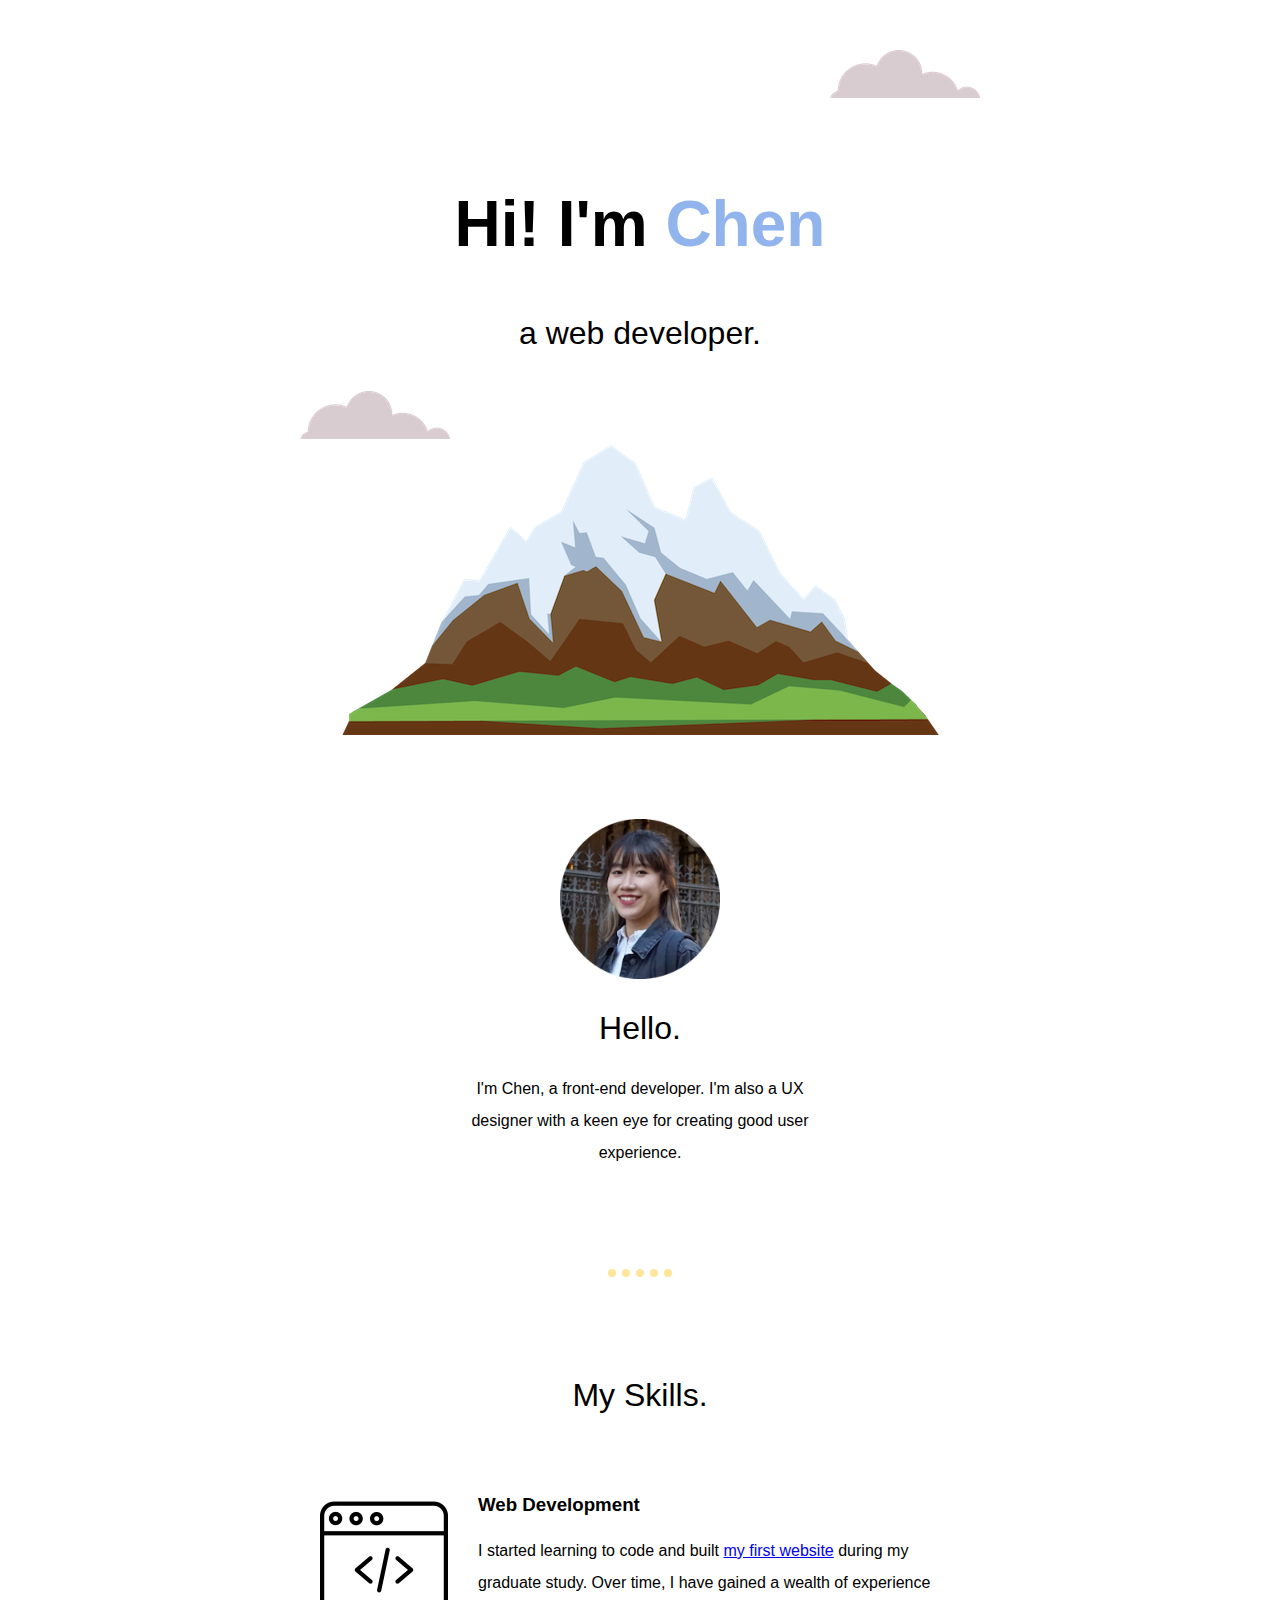
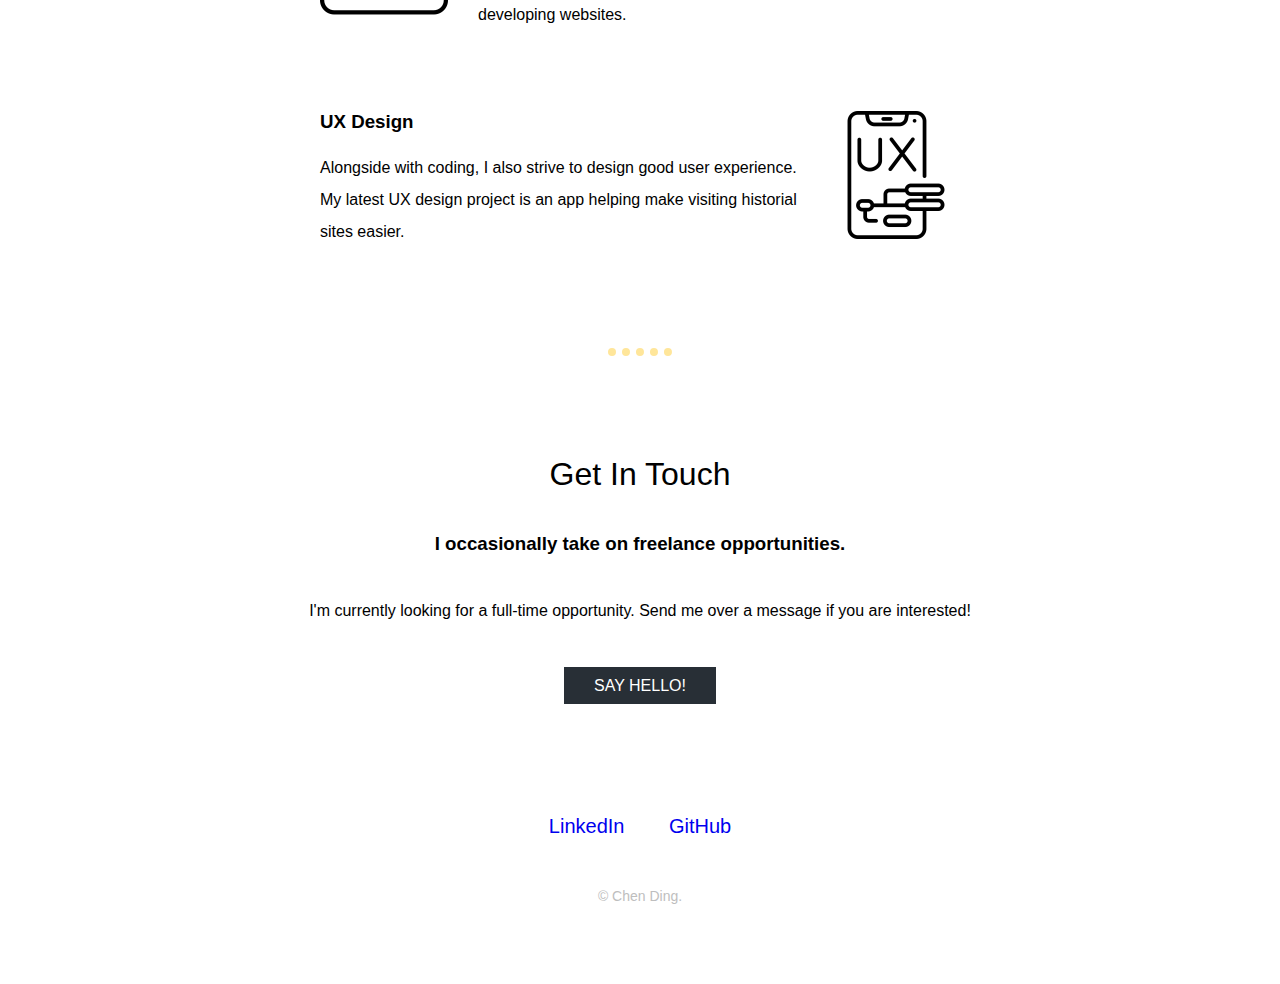
<file: css my site/index.html>
<!DOCTYPE html>
<html lang="en">
<head>
    <meta charset="UTF-8">
    <meta http-equiv="X-UA-Compatible" content="IE=edge">
    <meta name="viewport" content="width=device-width, initial-scale=1.0">
    <title>Chen Ding</title>
    <link rel="stylesheet" href="css/styles.css">
    <link rel="shortcut icon" href="favicon.ico?v=2" type="image/x-icon">
</head>
<body>
    <div class="top-container">
        <img class="top-cloud" src="images/cloud.png" alt="cloud-img">
        <h1>Hi! I'm <span class="chen">Chen</span></h1>
        <h2>a web developer.</h2>
        <img class="bottom-cloud" src="images/cloud.png" alt="cloud-img">
        <img src="images/mountain.png" alt="mountain-img">
    </div>


    <div class="middle-container">
        <div class="profile">
          <img class="profile-photo" src="images/chen profile photo.png" alt="chen profile photo">
          <h2>Hello.</h2>
          <p class="profile-text">I'm Chen, a front-end developer. I'm also a UX designer with a keen eye for creating good user experience.</p>
        </div>
        <hr>
        <div class="skills">
          <h2>My Skills.</h2>
          <div class="skill-row">
            <img class="web-dev" src="images/web-programming.png" alt="web-development">
            <h3>Web Development</h3>
            <p class="code-skill-description">I started learning to code and built <a class="first-website" href="https://1930scartoon.netlify.app/">my first website</a> during my graduate study. Over time, I have gained a wealth of experience developing websites.</p>
          </div>
          <div class="skill-row">
            <img class="ux-design" src="images/ux-design.png" alt="ux-design">
            <h3>UX Design</h3>
            <p class="ux-skill-description">Alongside with coding, I also strive to design good user experience. My latest UX design project is an app helping make visiting historial sites easier.</p>
          </div>
        </div>
        <hr>
        <div class="contact-me">
          <h2>Get In Touch</h2>
          <h3 class="contact-h3">I occasionally take on freelance opportunities.</h3>
          <p class="contact-text">I'm currently looking for a full-time opportunity. Send me over a message if you are interested!</p>
          <a class="btn" href="mailto:chendingcd@outlook.com">SAY HELLO!</a>
        </div>
      </div>
      
      
      <div class="bottom-container">
        <a class="footer-link" href="https://www.linkedin.com/in/chendingcd/">LinkedIn</a>
        <a class="footer-link" href="https://github.com/chendweb">GitHub</a>
        <p class="footer-credit">© Chen Ding.</p>
      </div>
      
</body>
</html>
</file>
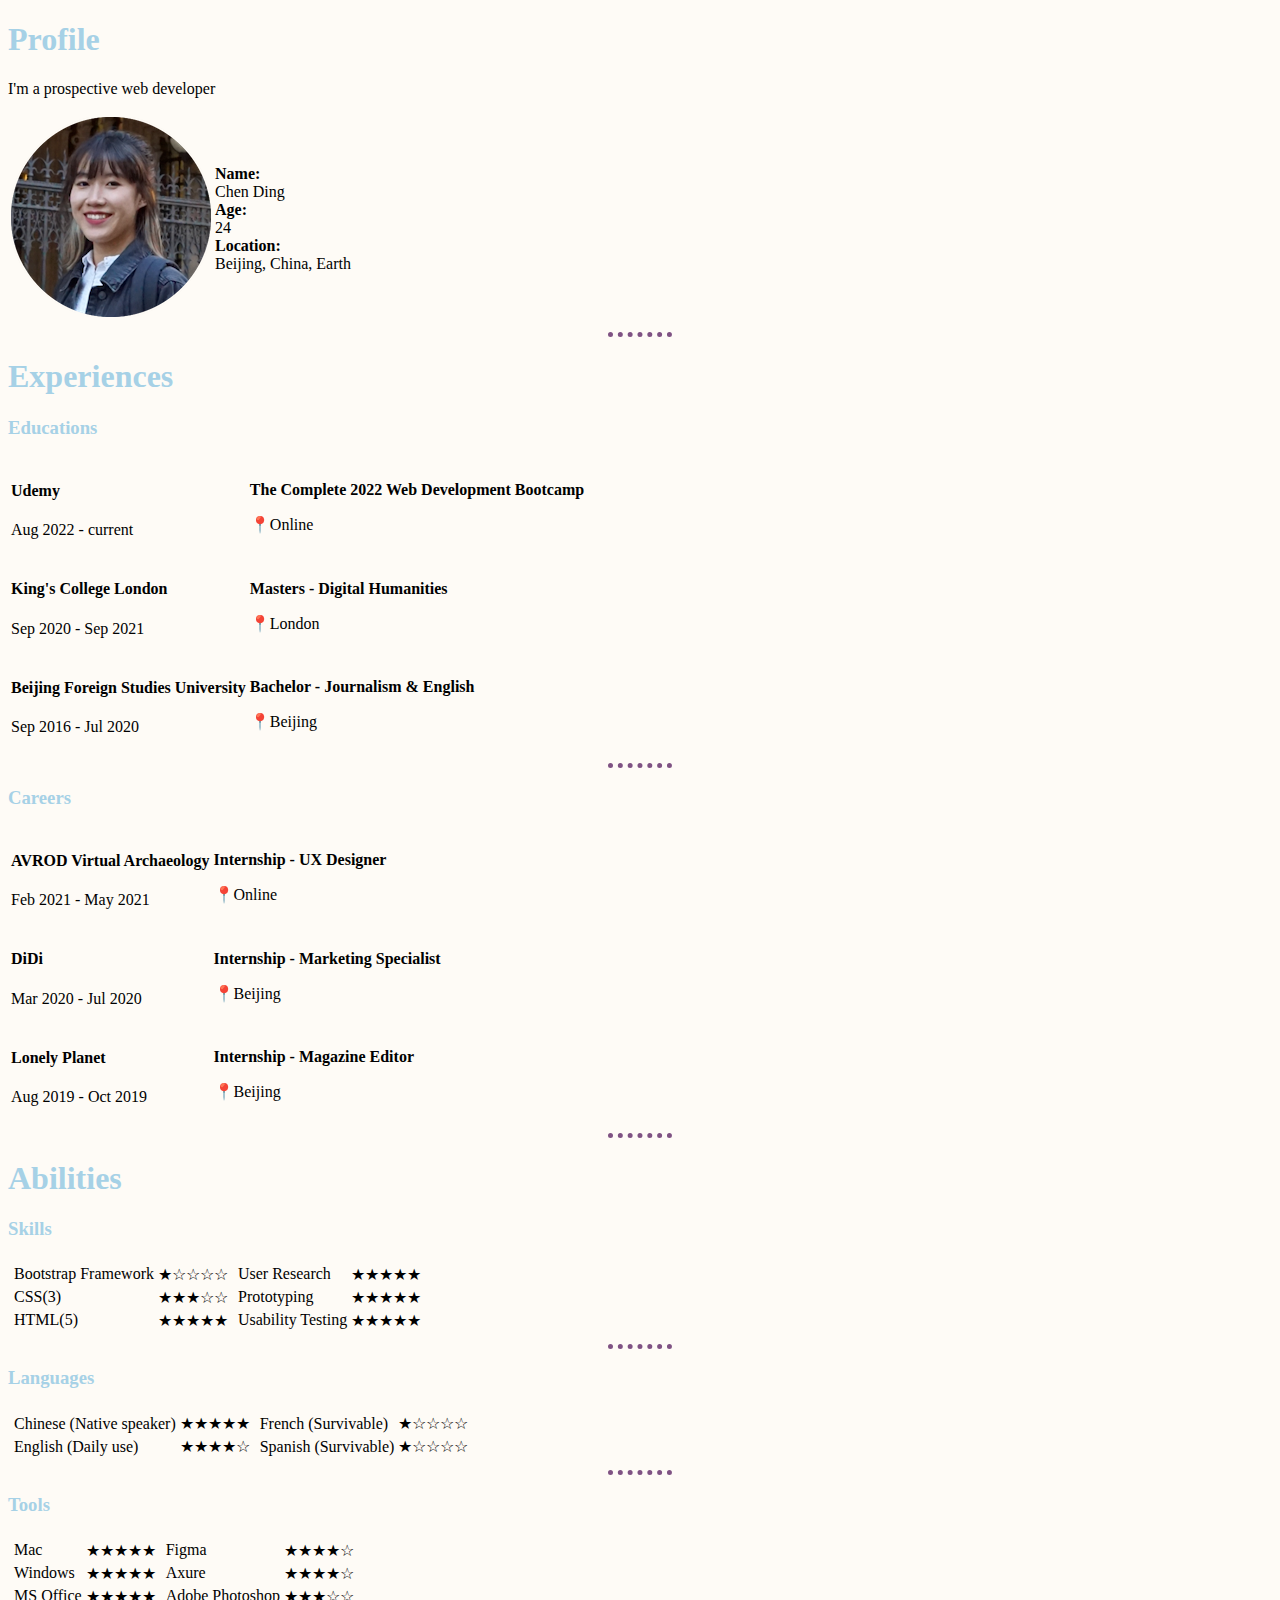
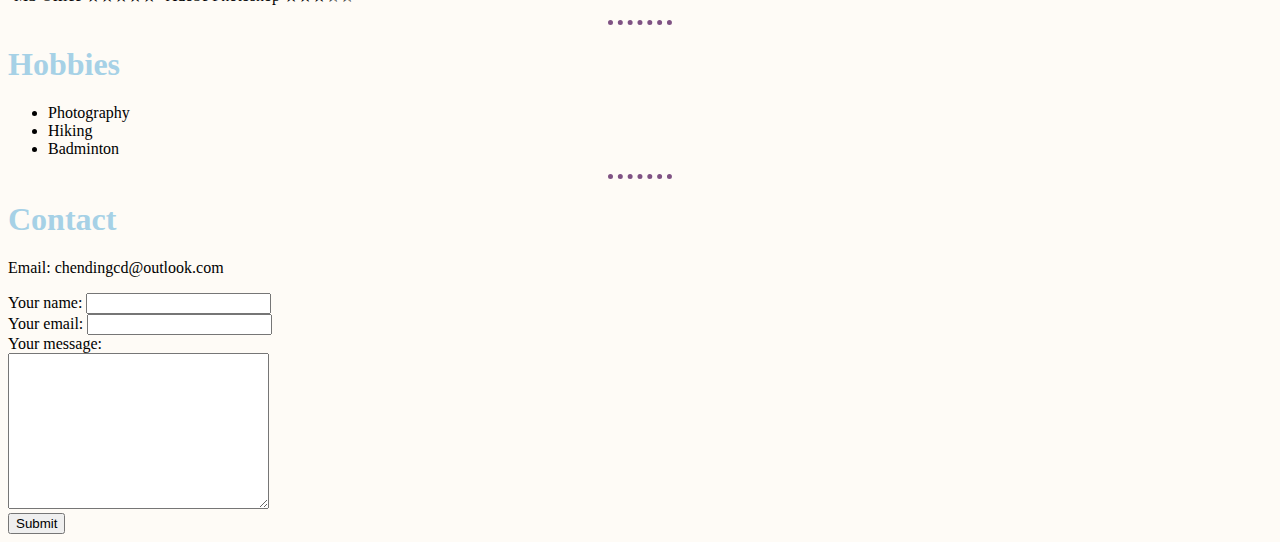
<file: html personal website/index.html>
<!DOCTYPE html>
<html lang="en">
<head>
    <meta charset="UTF-8">
    <meta http-equiv="X-UA-Compatible" content="IE=edge">
    <meta name="viewport" content="width=device-width, initial-scale=1.0">
    <title>🌻Chen Ding🍀</title>
    <link rel="stylesheet" href="css/styles.css">
</head>
<body>
    <h1>Profile</h1>
    <p>I'm a prospective web developer</p>
    <table>
        <tr>
            <td><img src="images/chen profile photo.png" alt="chen profile photo"></td>
            <td>
                <p><strong>Name:</strong><br>
                    Chen Ding<br>
                    <strong>Age:</strong><br>
                    24<br>
                    <strong>Location:</strong><br>
                    Beijing, China, Earth
                </p>
            </td>
        </tr>
    </table>
    <hr>
    <h1>Experiences</h1>
    <h3>Educations</h3>
    <table>
        <tr>
            <td>
                <h4>Udemy</h4>
                <p>Aug 2022 - current</p>
            </td>
            <td>
                <p>
                    <strong>The Complete 2022 Web Development Bootcamp</strong>
                </p>
                <p>
                    📍Online
                </p>
            </td>
        </tr>
        <tr>
            <td>
                <h4>King's College London</h4>
                <p>Sep 2020 - Sep 2021</p>
            </td>
            <td>
                <p>
                    <strong>Masters - Digital Humanities</strong>
                </p>
                <p>
                    📍London
                </p>
            </td>
        </tr>
        <tr>
            <td>
                <h4>Beijing Foreign Studies University</h4>
                <p>Sep 2016 - Jul 2020</p>
            </td>
            <td>
                <p>
                    <strong>Bachelor - Journalism & English</strong>
                </p>
                <p>
                    📍Beijing
                </p>
            </td>
        </tr>
    </table>
    <hr>
    <h3>Careers</h3>
    <table>
        <tr>
            <td>
                <h4>AVROD Virtual Archaeology</h4>
                <p>Feb 2021 - May 2021</p>
            </td>
            <td>
                <p>
                    <strong>Internship - UX Designer</strong>
                </p>
                <p>
                    📍Online
                </p>
            </td>
        </tr>
        <tr>
            <td>
                <h4>DiDi</h4>
                <p>Mar 2020 - Jul 2020</p>
            </td>
            <td>
                <p>
                    <strong>Internship - Marketing Specialist</strong>
                </p>
                <p>
                    📍Beijing
                </p>
            </td>
        </tr>
        <tr>
            <td>
                <h4>Lonely Planet</h4>
                <p>Aug 2019 - Oct 2019</p>
            </td>
            <td>
                <p>
                    <strong>Internship - Magazine Editor</strong>
                </p>
                <p>
                    📍Beijing
                </p>
            </td>
        </tr>
    </table>
    <hr>
    <h1>Abilities</h1>
    <h3>Skills</h3>
    <table>
        <tr>
            <td>
                <table>
                    <tr>
                        <td>Bootstrap Framework</td>
                        <td>★☆☆☆☆</td>
                    </tr>
                    <tr>
                        <td>CSS(3)</td>
                        <td>★★★☆☆</td>
                    </tr>
                    <tr>
                        <td>HTML(5)</td>
                        <td>★★★★★</td>
                    </tr>
                </table>
            </td>
            <td>
                <table>
                    <tr>
                        <td>User Research</td>
                        <td>★★★★★</td>
                    </tr>
                    <tr>
                        <td>Prototyping</td>
                        <td>★★★★★</td>
                    </tr>
                    <tr>
                        <td>Usability Testing</td>
                        <td>★★★★★</td>
                    </tr>
                </table>
            </td>
        </tr>
    </table>
    <hr>
    <h3>Languages</h3>
    <table>
        <tr>
            <td>
                <table>
                    <tr>
                        <td>Chinese (Native speaker)</td>
                        <td>★★★★★</td>
                    </tr>
                    <tr>
                        <td>English (Daily use)</td>
                        <td>★★★★☆</td>
                    </tr>
                </table>
            </td>
            <td>
                <table>
                    <tr>
                        <td>French (Survivable)</td>
                        <td>★☆☆☆☆</td>
                    </tr>
                    <tr>
                        <td>Spanish (Survivable)</td>
                        <td>★☆☆☆☆</td>
                    </tr>
                </table>
            </td>
        </tr>
    </table>
    <hr>
    <h3>Tools</h3>
    <table>
        <tr>
            <td>
                <table>
                    <tr>
                        <td>Mac</td>
                        <td>★★★★★</td>
                    </tr>
                    <tr>
                        <td>Windows</td>
                        <td>★★★★★</td>
                    </tr>
                    <tr>
                        <td>MS Office</td>
                        <td>★★★★★</td>
                    </tr>
                </table>
            </td>
            <td>
                <table>
                    <tr>
                        <td>Figma</td>
                        <td>★★★★☆</td>
                    </tr>
                    <tr>
                        <td>Axure</td>
                        <td>★★★★☆</td>
                    </tr>
                    <tr>
                        <td>Adobe Photoshop</td>
                        <td>★★★☆☆</td>
                    </tr>
                </table>
            </td>
        </tr>
    </table>
    <hr>
    <h1>Hobbies</h1>
    <ul>
        <li>Photography</li>
        <li>Hiking</li>
        <li>Badminton</li>
    </ul>
    <hr>
    <h1>Contact</h1>
    <p>Email: chendingcd@outlook.com</p>
    <form action="mailto:chendingcd@outlook.com" method="POST">
        <label>Your name:</label>
        <input type="text"><br>
        <lable>Your email:</lable>
        <input type="email"><br>
        <label>Your message:</label><br>
        <textarea rows="10" cols="30"></textarea><br>
        <input type="submit">
    </form>
</body>
</html>
</file>
<file: css my site/css/styles.css>
/****************************TAG SELECTORS********************************/

body {
    margin: 0;
    text-align: center;
    font-family: Arial, Helvetica, sans-serif;
}

h1 {
    font-size: 4rem;
    margin: 80px auto 0;
    line-height: 2;
}

h2 {
    font-size: 2rem;
    font-weight: normal;
}

hr {
    width: 5%;
    border-width: 8px;
    border-color: #FFE69A;
    border-style: dotted none none;
    margin: 100px auto;
}

p {
    line-height: 2;
}

a{
    text-decoration: none;
}

a:visited {
    color: #000;
}

a:hover {
    color: #92B4EC;
    text-decoration: underline;
}

/****************************CLASS SELECTORS********************************/

.top-container {
    position: relative;
    padding-top: 80px;
}

.middle-container {
    padding-top: 80px;
}

.bottom-container {
    padding: 40px 0 60px;
}

.top-cloud {
    position: absolute;
    right: 300px;
    top: 50px;
}

.bottom-cloud {
    position: absolute;
    left: 300px;
    bottom: 300px;
}

.web-dev {
    width: 20%;
    float: left;
    margin-right: 30px;
}

.ux-design {
    width: 20%;
    float: right;
    margin-left: 30px;
}

.chen {
    color: #92B4EC;
}

.skill-row {
    width: 50%;
    margin: 80px auto;
    text-align: left;
}

.profile-photo {
    width: 160px;
}

.profile-text {
    width: 30%;
    margin: 0 auto;
}

.contact-h3 {
    margin: 40px 0;
}

.contact-text {
    margin: 40px 0 50px;
}

.btn {
    font-family: Arial;
    color: #ffffff;
    font-size: rem;
    background: #282f36;
    padding: 10px 30px 10px 30px;
    text-decoration: none;
  }
  
.btn:hover {
    background: #92B4EC;
    border: 2px solid #000;
    color: #000;
    text-decoration: none;
}

.contact-me {
    margin-bottom: 80px;
}

.footer-credit {
    color: #bebebe;
    font-size: 0.875rem;
    padding-top: 30px;
}

.footer-link {
    font-size: 1.25rem;
    margin: 0 20px;
}

.first-website {
    text-decoration: underline;
}
</file>
<file: html personal website/css/styles.css>
body {
    background-color: #FEFBF6;
}

hr {
    border-style: none;
    border-top-style: dotted;
    border-color: #7F5283;
    border-width: 5px;
    width: 5%;
}

h1 {
    color: #A6D1E6;
}

h3 {
    color: #A6D1E6;
}
</file>
